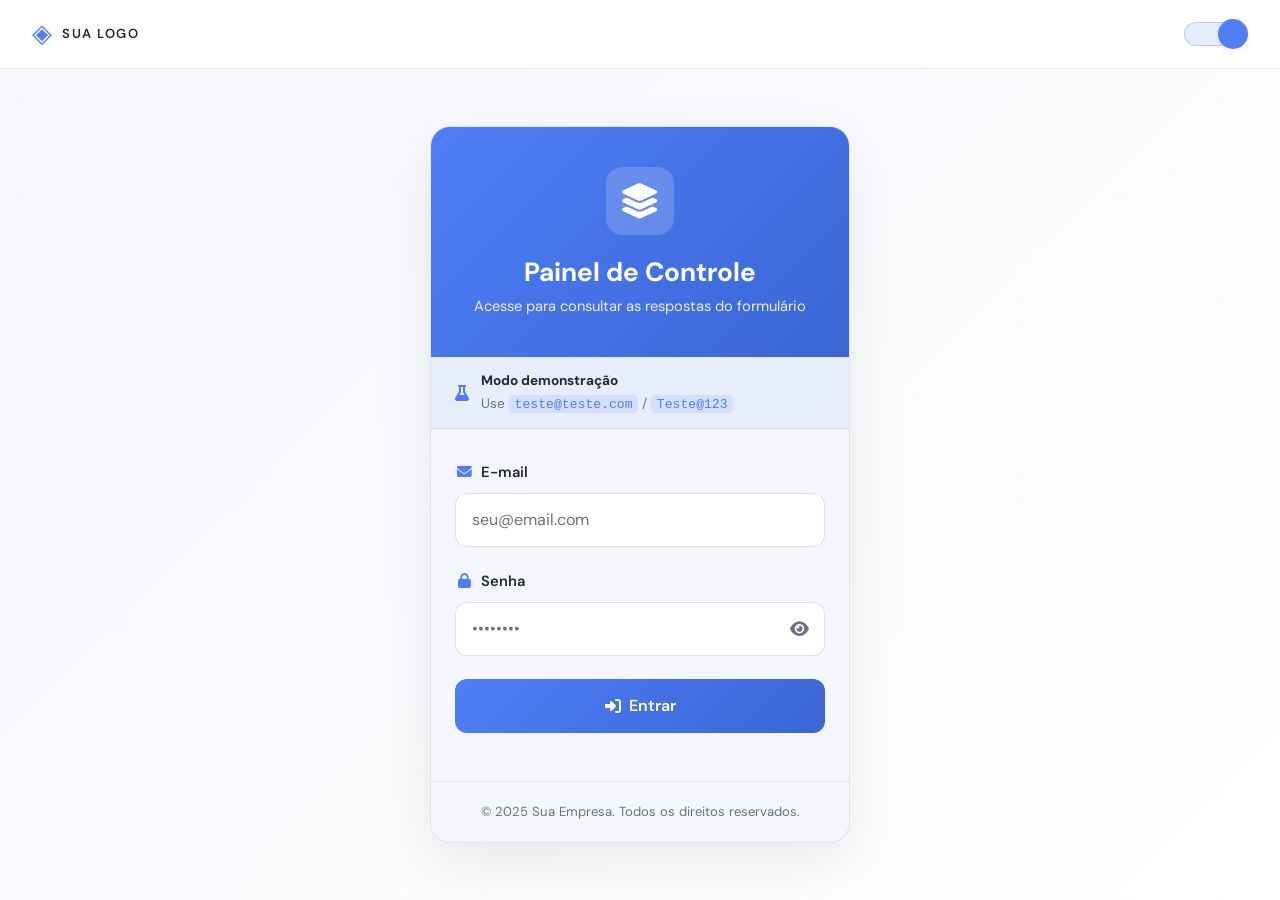
<file: Dashboard/login.html>
<!DOCTYPE html>
<html lang="pt-BR">
<head>
    <meta charset="UTF-8">
    <meta name="viewport" content="width=device-width, initial-scale=1.0">

    <!-- ✏️ PERSONALIZE: título da aba -->
    <title>Login | Painel de Controle</title>

    <link href="https://fonts.googleapis.com/css2?family=DM+Sans:wght@400;500;600;700&display=swap" rel="stylesheet">
    <link rel="stylesheet" href="https://cdnjs.cloudflare.com/ajax/libs/font-awesome/6.4.0/css/all.min.css">
    <link href="https://cdn.jsdelivr.net/npm/bootstrap@5.3.0/dist/css/bootstrap.min.css" rel="stylesheet">
    <link rel="stylesheet" href="login.css">
</head>
<body>

    <nav class="navbar navbar-custom">
        <a class="navbar-brand" href="#">
            <!-- ✏️ PERSONALIZE: substitua pela sua logo -->
            <div class="logo-placeholder">
                <span class="logo-icon">◈</span>
                <span class="logo-text">SUA LOGO</span>
            </div>
        </a>
        <div id="switch" onclick="togglemode()">
            <button></button>
            <span></span>
        </div>
    </nav>

    <div class="login-container">
        <div class="background-pattern"></div>

        <div class="login-card">
            <div class="login-header">
                <div class="login-icon">
                    <!-- ✏️ Troque o ícone se preferir outro -->
                    <i class="fas fa-layer-group"></i>
                </div>
                <!-- ✏️ PERSONALIZE: título e subtítulo do card -->
                <h1>Painel de Controle</h1>
                <p>Acesse para consultar as respostas do formulário</p>
            </div>

            <!-- Aviso de demonstração — remova em produção -->
            <div class="demo-banner">
                <i class="fas fa-flask"></i>
                <div>
                    <strong>Modo demonstração</strong>
                    <span>Use <code>teste@teste.com</code> / <code>Teste@123</code></span>
                </div>
            </div>

            <form class="login-form" id="loginForm">
                <div class="form-group">
                    <label for="email" class="form-label">
                        <i class="fas fa-envelope"></i> E-mail
                    </label>
                    <input
                        type="email" class="form-control" id="email" name="email"
                        placeholder="seu@email.com" required autocomplete="email"
                    >
                </div>

                <div class="form-group">
                    <label for="password" class="form-label">
                        <i class="fas fa-lock"></i> Senha
                    </label>
                    <div class="password-wrapper">
                        <input
                            type="password" class="form-control" id="password" name="password"
                            placeholder="••••••••" required autocomplete="current-password"
                        >
                        <button type="button" class="password-toggle" onclick="togglePasswordVisibility()">
                            <i class="fas fa-eye"></i>
                        </button>
                    </div>
                </div>

                <button type="submit" class="login-btn">
                    <i class="fas fa-sign-in-alt"></i> Entrar
                </button>

                <div class="alert alert-danger" id="errorAlert" style="display:none;">
                    <i class="fas fa-exclamation-circle"></i>
                    <span id="errorMessage"></span>
                </div>

                <div class="loading-message" id="loadingMessage" style="display:none;">
                    <i class="fas fa-spinner fa-spin"></i>
                    <span>Entrando...</span>
                </div>
            </form>

            <div class="login-footer">
                <!-- ✏️ Altere o texto do rodapé -->
                <p>© 2025 Sua Empresa. Todos os direitos reservados.</p>
            </div>
        </div>
    </div>

    <script src="https://cdn.jsdelivr.net/npm/bootstrap@5.3.0/dist/js/bootstrap.bundle.min.js"></script>
    <script src="login.js"></script>
</body>
</html>
</file>
<file: Dashboard/login.css>
/* ═══════════════════════════════════════════════════
   VARIÁVEIS — ✏️ personalize aqui as cores
   ════════════════════════════════════════════════ */
:root {
    /* ✏️ Cor de destaque principal */
    --accent:             #4F7EF7;
    --accent-dark:        #3A66D4;
    --accent-light:       #7aa3f9;

    /* Tema dark (padrão) */
    --background-primary:  #0f1117;
    --background-secondary:#171c26;
    --text-primary:        #e8eaf0;
    --text-secondary:      #6b7280;
    --border-color:        rgba(255, 255, 255, 0.1);
    --shadow-color:        rgba(0, 0, 0, 0.4);

    --switch-bg:           rgba(255, 255, 255, 0.15);
    --switch-border:       rgba(255, 255, 255, 0.3);
    --switch-button-bg:    #ffffff;
    --switch-highlight:    rgba(255, 255, 255, 0.2);
}

/* Tema light */
:root[data-theme="light"] {
    --background-primary:  #ffffff;
    --background-secondary:#f4f6fb;
    --text-primary:        #1f2937;
    --text-secondary:      #6b7280;
    --border-color:        rgba(0, 0, 0, 0.08);
    --shadow-color:        rgba(0, 0, 0, 0.08);

    --switch-bg:           rgba(79, 126, 247, 0.15);
    --switch-border:       rgba(79, 126, 247, 0.3);
    --switch-button-bg:    #4F7EF7;
    --switch-highlight:    rgba(79, 126, 247, 0.15);
}

/* ═══════════════════════════════════════════════════
   BASE
   ════════════════════════════════════════════════ */
* { margin: 0; padding: 0; box-sizing: border-box; }

/* ✏️ Troque 'DM Sans' pela fonte que preferir */
body {
    font-family: 'DM Sans', 'Inter', sans-serif;
    background: linear-gradient(135deg, var(--background-secondary) 0%, var(--background-primary) 100%);
    color: var(--text-primary);
    min-height: 100vh;
    display: flex; flex-direction: column;
    transition: background 0.3s, color 0.3s;
}

/* ═══════════════════════════════════════════════════
   NAVBAR
   ════════════════════════════════════════════════ */
.navbar-custom {
    background-color: var(--background-primary);
    padding: 1rem 2rem;
    border-bottom: 1px solid var(--border-color);
    display: flex; justify-content: space-between; align-items: center;
    position: relative; z-index: 1000;
    transition: background-color 0.3s, border-color 0.3s;
}

.navbar-brand { text-decoration: none; }

/* ✏️ Logo placeholder */
.logo-placeholder { display: flex; align-items: center; gap: 10px; }
.logo-icon { font-size: 1.6rem; color: var(--accent); line-height: 1; }
.logo-text {
    font-size: 0.82rem; font-weight: 600;
    letter-spacing: 0.12em; color: var(--text-primary); text-transform: uppercase;
}

/* ═══════════════════════════════════════════════════
   TOGGLE DARK/LIGHT
   ════════════════════════════════════════════════ */
#switch { position: relative; width: 64px; height: 24px; cursor: pointer; }
#switch button {
    width: 30px; height: 30px; background: var(--switch-button-bg);
    border: 0; border-radius: 50%; position: absolute; top: 50%; left: 0;
    transform: translateY(-50%); cursor: pointer; z-index: 1;
    transition: left 0.4s cubic-bezier(.68,-.55,.265,1.55), outline 0.2s;
    box-shadow: 0 2px 6px var(--shadow-color);
}
#switch.light button { left: 34px; }
#switch button:hover { outline: 8px solid var(--switch-highlight); }
#switch span {
    display: block; width: 64px; height: 24px;
    background: var(--switch-bg); border: 1px solid var(--switch-border);
    border-radius: 9999px; transition: background 0.3s, border-color 0.3s;
}

/* ═══════════════════════════════════════════════════
   CONTAINER
   ════════════════════════════════════════════════ */
.login-container {
    flex: 1; display: flex; justify-content: center; align-items: center;
    padding: 2rem; position: relative; min-height: calc(100vh - 73px);
}

.background-pattern {
    position: absolute; top: 0; left: 0; width: 100%; height: 100%;
    opacity: 0.025; pointer-events: none;
    background-image:
        radial-gradient(circle at 20% 30%, var(--accent) 1px, transparent 1px),
        radial-gradient(circle at 80% 70%, var(--accent) 1px, transparent 1px),
        radial-gradient(circle at 50% 50%, var(--accent) 1px, transparent 1px);
    background-size: 100px 100px, 150px 150px, 80px 80px;
}

/* ═══════════════════════════════════════════════════
   CARD DE LOGIN
   ════════════════════════════════════════════════ */
.login-card {
    width: 100%; max-width: 420px;
    background: var(--background-secondary);
    border: 1px solid var(--border-color);
    border-radius: 20px;
    box-shadow: 0 20px 60px var(--shadow-color);
    overflow: hidden; position: relative; z-index: 10;
    animation: slideUp 0.55s ease-out;
}

.login-header {
    background: linear-gradient(135deg, var(--accent), var(--accent-dark));
    padding: 2.5rem 1.5rem; text-align: center; color: #fff;
}

.login-icon {
    width: 68px; height: 68px;
    background: rgba(255,255,255,0.18); border-radius: 16px;
    display: flex; align-items: center; justify-content: center;
    margin: 0 auto 1.4rem; font-size: 2.2rem;
    backdrop-filter: blur(10px);
    animation: scaleIn 0.5s ease-out 0.15s both;
}

.login-header h1 { font-size: 1.65rem; font-weight: 700; margin-bottom: .4rem; }
.login-header p  { font-size: .92rem; opacity: .88; margin: 0; }

/* ═══════════════════════════════════════════════════
   BANNER DE DEMONSTRAÇÃO
   Remove em produção junto com o bloco DEMO_USER no JS
   ════════════════════════════════════════════════ */
.demo-banner {
    display: flex; align-items: center; gap: .75rem;
    background: rgba(79, 126, 247, 0.08);
    border-bottom: 1px solid rgba(79, 126, 247, 0.18);
    padding: .85rem 1.5rem;
    font-size: .85rem; color: var(--text-secondary);
}
.demo-banner i    { color: var(--accent); font-size: 1rem; flex-shrink: 0; }
.demo-banner strong { color: var(--text-primary); display: block; margin-bottom: .15rem; }
.demo-banner code {
    background: rgba(79, 126, 247, 0.12);
    color: var(--accent); border-radius: 4px;
    padding: .1rem .35rem; font-size: .82rem;
}

/* ═══════════════════════════════════════════════════
   FORMULÁRIO
   ════════════════════════════════════════════════ */
.login-form { padding: 2rem 1.5rem; }

.form-group { margin-bottom: 1.4rem; }

.form-label {
    display: flex; align-items: center; gap: .5rem;
    font-weight: 600; color: var(--text-primary);
    margin-bottom: .65rem; font-size: .92rem;
}
.form-label i { color: var(--accent); width: 18px; text-align: center; }

.form-control {
    background-color: var(--background-primary);
    border: 1.5px solid var(--border-color);
    border-radius: 12px; padding: .875rem 1rem;
    color: var(--text-primary); font-size: 1rem; width: 100%;
    transition: border-color 0.2s, box-shadow 0.2s;
}
.form-control::placeholder { color: var(--text-secondary); }
.form-control:focus {
    outline: none; border-color: var(--accent);
    box-shadow: 0 0 0 4px rgba(79, 126, 247, 0.12);
    background-color: var(--background-primary);
    color: var(--text-primary);
}

.password-wrapper { position: relative; display: flex; align-items: center; }
.password-toggle {
    position: absolute; right: 1rem;
    background: none; border: none; color: var(--text-secondary);
    cursor: pointer; font-size: 1.05rem; padding: 0;
    transition: color 0.2s;
}
.password-toggle:hover { color: var(--accent); }

/* ═══════════════════════════════════════════════════
   BOTÃO DE LOGIN
   ════════════════════════════════════════════════ */
.login-btn {
    width: 100%;
    background: linear-gradient(135deg, var(--accent), var(--accent-dark));
    border: none; border-radius: 12px;
    padding: .95rem 1rem; color: #fff;
    font-weight: 600; font-size: 1rem; cursor: pointer;
    display: flex; align-items: center; justify-content: center; gap: .5rem;
    margin-bottom: 1rem;
    transition: transform 0.2s, box-shadow 0.2s;
}
.login-btn:hover {
    transform: translateY(-2px);
    box-shadow: 0 8px 20px rgba(79, 126, 247, 0.3);
}
.login-btn:active  { transform: translateY(0); }
.login-btn:disabled { opacity: .6; cursor: not-allowed; transform: none; }

/* ═══════════════════════════════════════════════════
   ALERTAS E LOADING
   ════════════════════════════════════════════════ */
.alert-danger {
    background-color: rgba(220,38,38,.1);
    border: 1px solid rgba(220,38,38,.25);
    border-radius: 10px; color: #dc2626;
    padding: .75rem 1rem; margin-bottom: 1rem;
    display: flex; align-items: center; gap: .75rem; font-size: .9rem;
}
[data-theme="light"] .alert-danger { background-color: rgba(220,38,38,.05); color: #991b1b; }
.alert-danger i { width: 18px; text-align: center; }

.loading-message {
    text-align: center; color: var(--accent); font-weight: 600;
    display: flex; align-items: center; justify-content: center; gap: .75rem;
    padding: 1rem; font-size: .95rem;
}
.loading-message i { font-size: 1.15rem; }

/* ═══════════════════════════════════════════════════
   RODAPÉ
   ════════════════════════════════════════════════ */
.login-footer {
    border-top: 1px solid var(--border-color);
    padding: 1.25rem 1.5rem; text-align: center;
}
.login-footer p { font-size: .82rem; color: var(--text-secondary); margin: 0; }

/* ═══════════════════════════════════════════════════
   ANIMAÇÕES
   ════════════════════════════════════════════════ */
@keyframes slideUp {
    from { opacity: 0; transform: translateY(36px); }
    to   { opacity: 1; transform: translateY(0); }
}
@keyframes scaleIn {
    from { opacity: 0; transform: scale(.8); }
    to   { opacity: 1; transform: scale(1); }
}

@media (prefers-reduced-motion: reduce) {
    * { animation-duration: .01ms !important; transition-duration: .01ms !important; }
}

/* ═══════════════════════════════════════════════════
   FOCO ACESSÍVEL
   ════════════════════════════════════════════════ */
.form-control:focus-visible,
.login-btn:focus-visible,
.password-toggle:focus-visible {
    outline: 2px solid var(--accent); outline-offset: 2px;
}

/* ═══════════════════════════════════════════════════
   RESPONSIVO
   ════════════════════════════════════════════════ */
@media (max-width: 480px) {
    .login-container { padding: 1rem; }
    .login-card { border-radius: 16px; }
    .login-header { padding: 2rem 1.25rem; }
    .login-icon { width: 58px; height: 58px; font-size: 1.9rem; }
    .login-header h1 { font-size: 1.45rem; }
    .login-form { padding: 1.5rem 1.25rem; }
}
</file>
